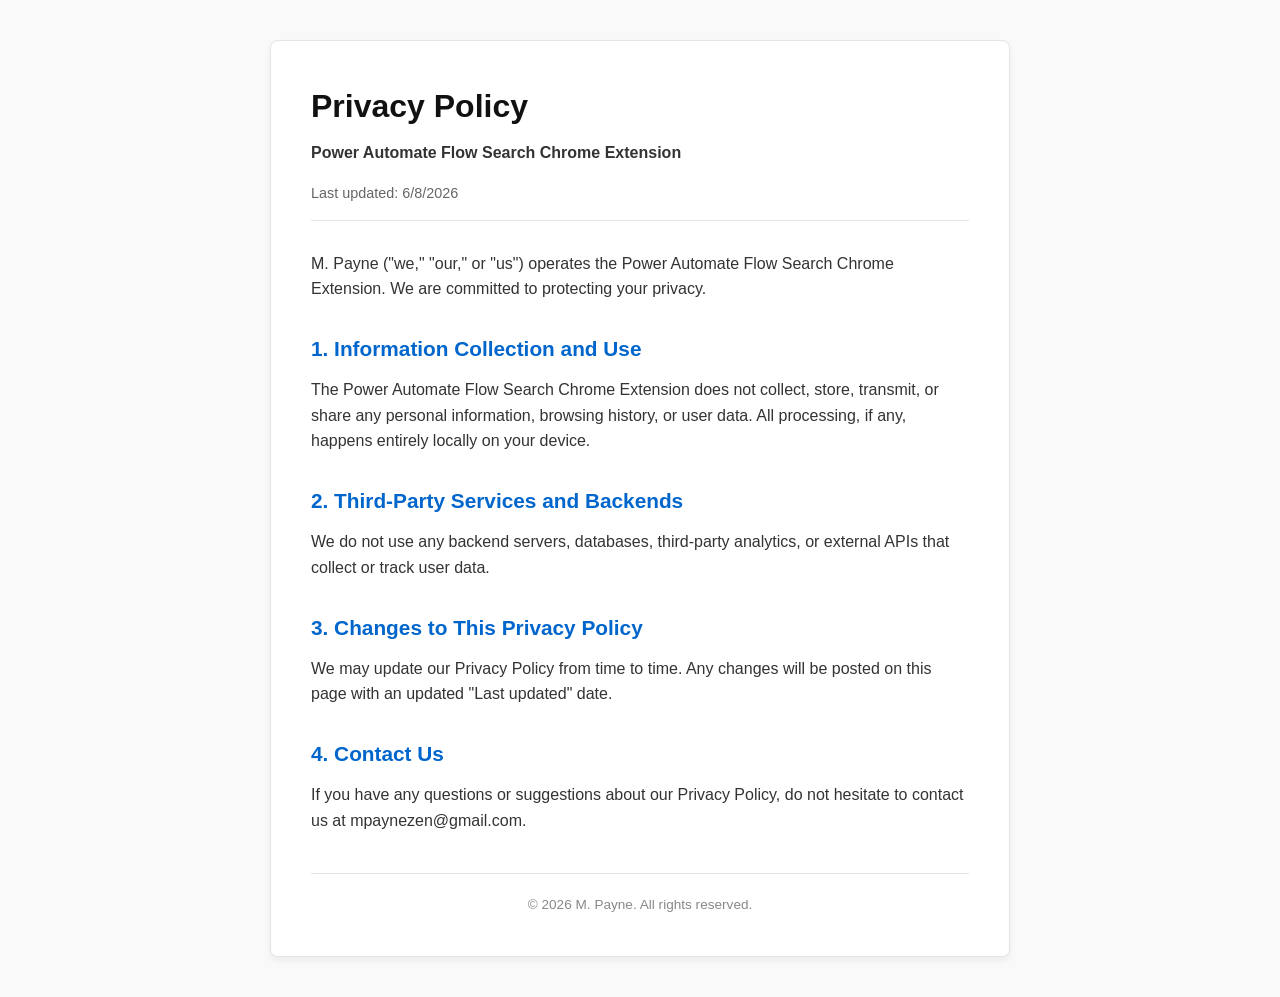
<file: index.html>
<!DOCTYPE html>
<html lang="en">
<head>
    <meta charset="UTF-8">
    <meta name="viewport" content="width=device-width, initial-scale=1.0">
    <title>Privacy Policy - Power Automate Flow Search</title>
    <style>
        body {
            font-family: -apple-system, BlinkMacSystemFont, "Segoe UI", Roboto, Helvetica, Arial, sans-serif;
            line-height: 1.6;
            color: #333333;
            max-width: 740px;
            margin: 0 auto;
            padding: 40px 20px;
            background-color: #f9f9f9;
        }
        .container {
            background-color: #ffffff;
            padding: 40px;
            border-radius: 8px;
            box-shadow: 0 4px 6px rgba(0, 0, 0, 0.05);
            border: 1px solid #e1e4e8;
        }
        h1 {
            font-size: 2rem;
            color: #111111;
            margin-top: 0;
            margin-bottom: 8px;
        }
        .date {
            color: #666666;
            font-size: 0.9rem;
            margin-bottom: 30px;
            border-bottom: 1px solid #e1e4e8;
            padding-bottom: 15px;
        }
        h2 {
            font-size: 1.3rem;
            color: #0066cc;
            margin-top: 30px;
            margin-bottom: 12px;
        }
        p {
            margin-top: 0;
            margin-bottom: 16px;
        }
        footer {
            margin-top: 40px;
            font-size: 0.85rem;
            color: #888888;
            text-align: center;
            border-top: 1px solid #e1e4e8;
            padding-top: 20px;
        }
    </style>
</head>
<body>

<div class="container">
    <h1>Privacy Policy</h1>
    <p><strong>Power Automate Flow Search Chrome Extension</strong></p>
    <div class="date">Last updated: 6/8/2026</div>

    <p>M. Payne ("we," "our," or "us") operates the Power Automate Flow Search Chrome Extension. We are committed to protecting your privacy.</p>

    <h2>1. Information Collection and Use</h2>
    <p>The Power Automate Flow Search Chrome Extension does not collect, store, transmit, or share any personal information, browsing history, or user data. All processing, if any, happens entirely locally on your device.</p>

    <h2>2. Third-Party Services and Backends</h2>
    <p>We do not use any backend servers, databases, third-party analytics, or external APIs that collect or track user data.</p>

    <h2>3. Changes to This Privacy Policy</h2>
    <p>We may update our Privacy Policy from time to time. Any changes will be posted on this page with an updated "Last updated" date.</p>

    <h2>4. Contact Us</h2>
    <p>If you have any questions or suggestions about our Privacy Policy, do not hesitate to contact us at mpaynezen@gmail.com.</p>

    <footer>
        &copy; 2026 M. Payne. All rights reserved.
    </footer>
</div>

</body>
</html>
</file>
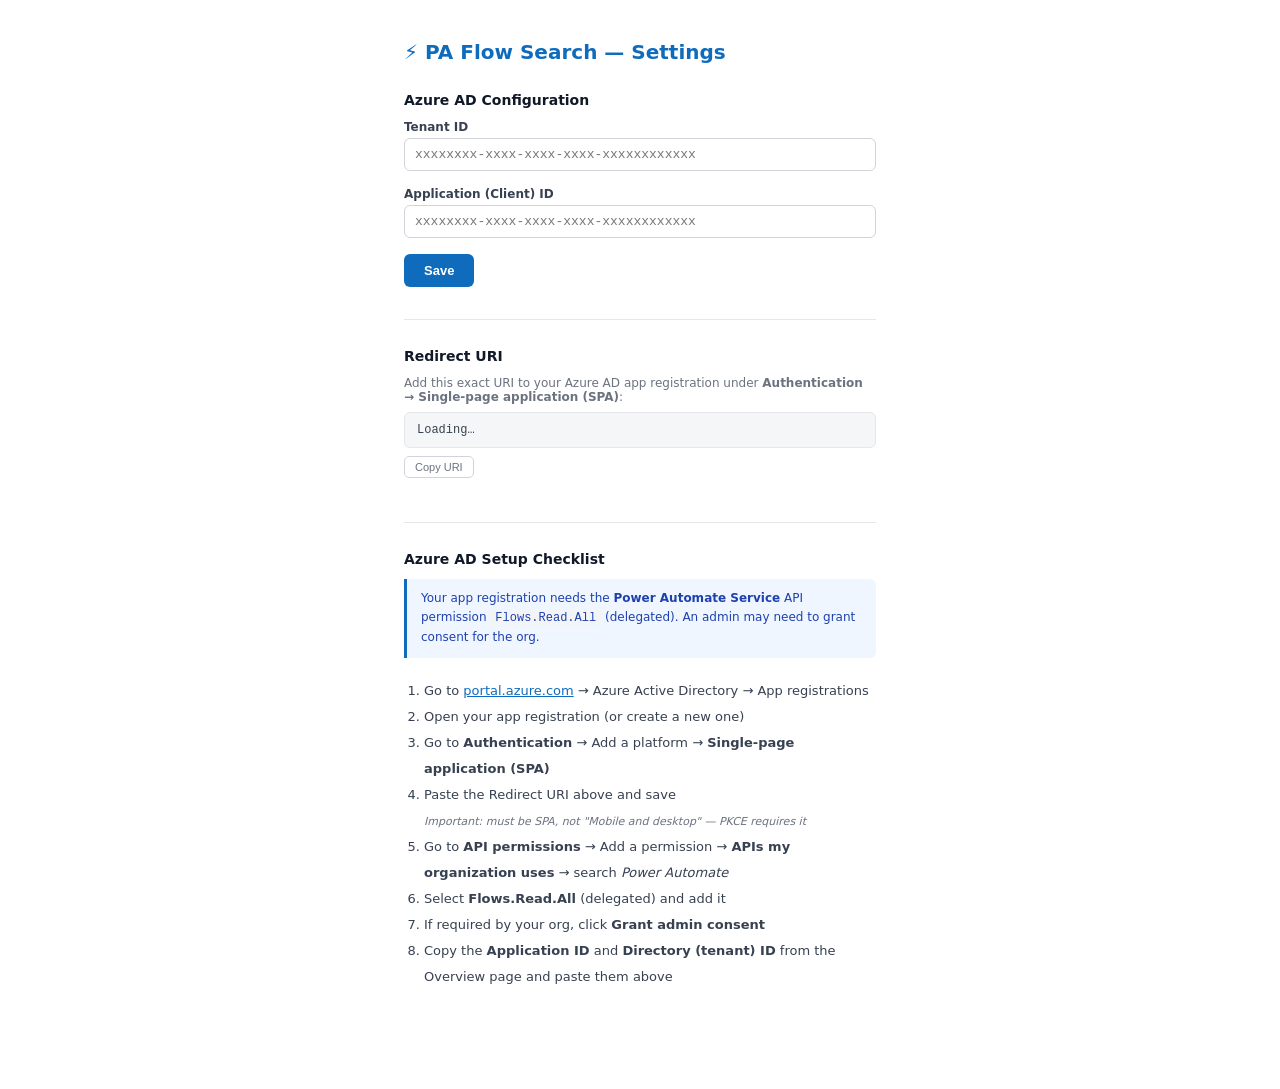
<file: options.html>
<!DOCTYPE html>
<html lang="en">
<head>
  <meta charset="utf-8">
  <title>PA Flow Search — Settings</title>
  <style>
    *, *::before, *::after { box-sizing: border-box; margin: 0; padding: 0; }
    body {
      font-family: -apple-system, BlinkMacSystemFont, 'Segoe UI', system-ui, sans-serif;
      font-size: 14px;
      color: #111827;
      max-width: 520px;
      margin: 40px auto;
      padding: 0 24px 60px;
    }
    h1 { font-size: 20px; font-weight: 700; margin-bottom: 28px; color: #0f6cbd; }
    h2 { font-size: 14px; font-weight: 700; margin-bottom: 12px; color: #111827; }
    label { display: block; font-size: 12px; font-weight: 600; color: #374151; margin-bottom: 4px; }
    input[type="text"] {
      width: 100%;
      padding: 8px 10px;
      border: 1px solid #d1d5db;
      border-radius: 6px;
      font-size: 13px;
      margin-bottom: 16px;
      outline: none;
      font-family: monospace;
    }
    input[type="text"]:focus { border-color: #0f6cbd; box-shadow: 0 0 0 2px rgba(15,108,189,0.15); }
    .code-box {
      background: #f5f6f8;
      border: 1px solid #e5e7eb;
      border-radius: 6px;
      padding: 10px 12px;
      font-family: monospace;
      font-size: 12px;
      word-break: break-all;
      color: #374151;
      margin-bottom: 8px;
    }
    .copy-btn {
      background: none;
      border: 1px solid #d1d5db;
      border-radius: 5px;
      padding: 4px 10px;
      font-size: 11px;
      cursor: pointer;
      color: #6b7280;
      margin-bottom: 16px;
    }
    .copy-btn:hover { border-color: #0f6cbd; color: #0f6cbd; }
    .save-row { display: flex; align-items: center; gap: 12px; margin-bottom: 32px; }
    .save-btn {
      background: #0f6cbd;
      color: #fff;
      border: none;
      padding: 9px 20px;
      border-radius: 6px;
      font-size: 13px;
      font-weight: 600;
      cursor: pointer;
    }
    .save-btn:hover { background: #0d5fa3; }
    #saved-msg { font-size: 13px; color: #15803d; }
    #error-msg { font-size: 13px; color: #b91c1c; }
    hr { border: none; border-top: 1px solid #e5e7eb; margin: 28px 0; }
    ol { padding-left: 20px; line-height: 2; font-size: 13px; color: #374151; }
    a { color: #0f6cbd; }
    .note {
      background: #eff6ff;
      border-left: 3px solid #0f6cbd;
      border-radius: 0 6px 6px 0;
      padding: 10px 14px;
      font-size: 12px;
      color: #1e40af;
      margin-bottom: 20px;
      line-height: 1.6;
    }
    code { font-family: monospace; font-size: 12px; background: #f3f4f6; padding: 1px 5px; border-radius: 3px; }
  </style>
</head>
<body>

  <h1>&#9889; PA Flow Search — Settings</h1>

  <h2>Azure AD Configuration</h2>

  <label for="tenant-id">Tenant ID</label>
  <input type="text" id="tenant-id" placeholder="xxxxxxxx-xxxx-xxxx-xxxx-xxxxxxxxxxxx" />

  <label for="client-id">Application (Client) ID</label>
  <input type="text" id="client-id" placeholder="xxxxxxxx-xxxx-xxxx-xxxx-xxxxxxxxxxxx" />

  <div class="save-row">
    <button class="save-btn" id="save-btn">Save</button>
    <span id="saved-msg"></span>
    <span id="error-msg"></span>
  </div>

  <hr>

  <h2>Redirect URI</h2>
  <p style="font-size:12px;color:#6b7280;margin-bottom:8px;">
    Add this exact URI to your Azure AD app registration under
    <strong>Authentication &rarr; Single-page application (SPA)</strong>:
  </p>
  <div class="code-box" id="redirect-uri">Loading&hellip;</div>
  <button class="copy-btn" id="copy-btn">Copy URI</button>

  <hr>

  <h2>Azure AD Setup Checklist</h2>

  <div class="note">
    Your app registration needs the <strong>Power Automate Service</strong> API permission
    <code>Flows.Read.All</code> (delegated). An admin may need to grant consent for the org.
  </div>

  <ol>
    <li>Go to <a href="https://portal.azure.com" target="_blank">portal.azure.com</a>
      &rarr; Azure Active Directory &rarr; App registrations</li>
    <li>Open your app registration (or create a new one)</li>
    <li>Go to <strong>Authentication</strong> &rarr; Add a platform
      &rarr; <strong>Single-page application (SPA)</strong></li>
    <li>Paste the Redirect URI above and save
      <br><em style="font-size:11px;color:#6b7280;">Important: must be SPA, not "Mobile and desktop" — PKCE requires it</em></li>
    <li>Go to <strong>API permissions</strong> &rarr; Add a permission
      &rarr; <strong>APIs my organization uses</strong> &rarr; search <em>Power Automate</em></li>
    <li>Select <strong>Flows.Read.All</strong> (delegated) and add it</li>
    <li>If required by your org, click <strong>Grant admin consent</strong></li>
    <li>Copy the <strong>Application ID</strong> and <strong>Directory (tenant) ID</strong>
      from the Overview page and paste them above</li>
  </ol>

  <script src="options.js"></script>
</body>
</html>
</file>
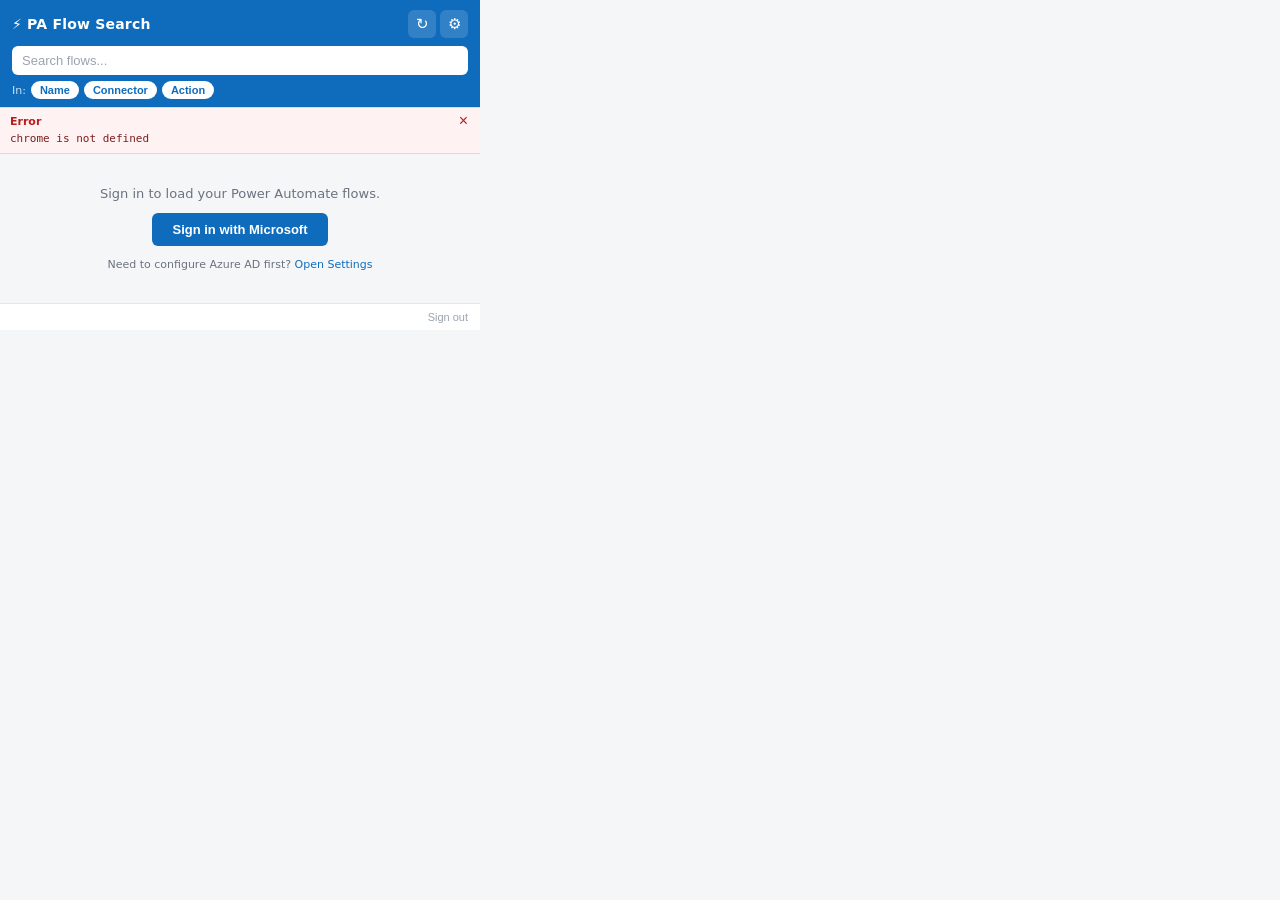
<file: popup.html>
<!DOCTYPE html>
<html lang="en">
<head>
  <meta charset="utf-8">
  <title>PA Flow Search</title>
  <link rel="stylesheet" href="styles.css">
</head>
<body>

  <div class="header">
    <div class="title-row">
      <span class="title">&#9889; PA Flow Search</span>
      <div class="header-actions">
        <button id="refresh-btn" class="icon-btn" title="Refresh flows">&#8635;</button>
        <button id="settings-btn" class="icon-btn" title="Settings">&#9881;</button>
      </div>
    </div>
    <div class="search-row">
      <input type="text" id="search-input" placeholder="Search flows..." autocomplete="off" spellcheck="false" />
    </div>
    <div class="filter-row">
      <span class="filter-label">In:</span>
      <button class="filter-btn active" data-filter="name">Name</button>
      <button class="filter-btn active" data-filter="connector">Connector</button>
      <button class="filter-btn active" data-filter="action">Action</button>
    </div>
  </div>

  <div id="status-bar" class="status-bar hidden"></div>

  <div id="error-box" class="error-box hidden">
    <div class="error-header">
      <span>Error</span>
      <button id="dismiss-error" class="error-dismiss">&times;</button>
    </div>
    <pre id="error-text" class="error-text"></pre>
  </div>

  <div id="main">
    <div id="auth-section" class="section hidden">
      <div class="centered">
        <p class="hint">Sign in to load your Power Automate flows.</p>
        <button id="sign-in-btn" class="primary-btn">Sign in with Microsoft</button>
        <p class="hint small">
          Need to configure Azure AD first?
          <a id="settings-link" href="#">Open Settings</a>
        </p>
      </div>
    </div>

    <div id="loading-section" class="section hidden">
      <div class="centered">
        <div class="spinner"></div>
        <p id="loading-text" class="hint">Loading flows&hellip;</p>
      </div>
    </div>

    <div id="results-section" class="hidden">
      <div id="results-meta" class="results-meta"></div>
      <div id="results-list"></div>
    </div>
  </div>

  <div class="footer">
    <span id="last-updated" class="muted"></span>
    <button id="sign-out-btn" class="text-btn">Sign out</button>
  </div>

  <script src="popup.js"></script>
</body>
</html>
</file>
<file: styles.css>
*, *::before, *::after { box-sizing: border-box; margin: 0; padding: 0; }

body {
  font-family: -apple-system, BlinkMacSystemFont, 'Segoe UI', system-ui, sans-serif;
  font-size: 13px;
  width: 480px;
  max-height: 580px;
  overflow: hidden;
  display: flex;
  flex-direction: column;
  background: #f5f6f8;
  color: #111827;
}

.hidden { display: none !important; }

/* ── Header ───────────────────────────────────────────────────────────────── */

.header {
  background: #0f6cbd;
  color: #fff;
  padding: 10px 12px 8px;
  flex-shrink: 0;
}

.title-row {
  display: flex;
  justify-content: space-between;
  align-items: center;
  margin-bottom: 8px;
}

.title { font-weight: 700; font-size: 14px; letter-spacing: 0.2px; }

.header-actions { display: flex; gap: 4px; }

.icon-btn {
  background: rgba(255,255,255,0.15);
  border: none;
  color: #fff;
  width: 28px;
  height: 28px;
  border-radius: 6px;
  cursor: pointer;
  font-size: 15px;
  display: flex;
  align-items: center;
  justify-content: center;
}
.icon-btn:hover { background: rgba(255,255,255,0.28); }
.icon-btn.syncing { animation: spin 1s linear infinite; }

.search-row { margin-bottom: 6px; }

#search-input {
  width: 100%;
  padding: 7px 10px;
  border: none;
  border-radius: 6px;
  font-size: 13px;
  outline: none;
  background: #fff;
  color: #111827;
}
#search-input::placeholder { color: #9ca3af; }
#search-input:focus { box-shadow: 0 0 0 2px rgba(255,255,255,0.5); }

.filter-row { display: flex; align-items: center; gap: 5px; }

.filter-label { font-size: 11px; opacity: 0.8; }

.filter-btn {
  background: rgba(255,255,255,0.15);
  border: none;
  color: rgba(255,255,255,0.75);
  padding: 3px 9px;
  border-radius: 12px;
  font-size: 11px;
  cursor: pointer;
  transition: background 0.12s, color 0.12s;
  user-select: none;
}
.filter-btn.active  { background: #fff; color: #0f6cbd; font-weight: 600; }
.filter-btn:hover:not(.active) { background: rgba(255,255,255,0.28); color: #fff; }

/* ── Status bar ───────────────────────────────────────────────────────────── */

.status-bar {
  padding: 5px 12px;
  font-size: 12px;
  text-align: center;
  flex-shrink: 0;
}
.status-info    { background: #eff6ff; color: #1d4ed8; }
.status-success { background: #f0fdf4; color: #15803d; }
.status-error   { background: #fef2f2; color: #b91c1c; }

/* ── Error box ────────────────────────────────────────────────────────────── */

.error-box {
  background: #fef2f2;
  border-top: 1px solid #fecaca;
  border-bottom: 1px solid #fecaca;
  flex-shrink: 0;
  max-height: 160px;
  display: flex;
  flex-direction: column;
}

.error-header {
  display: flex;
  justify-content: space-between;
  align-items: center;
  padding: 5px 10px 3px;
  font-size: 11px;
  font-weight: 700;
  color: #b91c1c;
}

.error-dismiss {
  background: none;
  border: none;
  color: #b91c1c;
  font-size: 16px;
  cursor: pointer;
  line-height: 1;
  padding: 0 2px;
}

.error-text {
  font-family: monospace;
  font-size: 11px;
  color: #7f1d1d;
  padding: 0 10px 8px;
  white-space: pre-wrap;
  word-break: break-all;
  overflow-y: auto;
  user-select: text;
  cursor: text;
}

/* ── Main ─────────────────────────────────────────────────────────────────── */

#main {
  flex: 1;
  overflow: hidden;
  display: flex;
  flex-direction: column;
  min-height: 0;
}

.section {
  display: flex;
  flex: 1;
  align-items: center;
  justify-content: center;
}

.centered {
  display: flex;
  flex-direction: column;
  align-items: center;
  gap: 12px;
  padding: 32px 24px;
  text-align: center;
}

.hint { color: #6b7280; }
.hint.small { font-size: 11px; }

.primary-btn {
  background: #0f6cbd;
  color: #fff;
  border: none;
  padding: 9px 20px;
  border-radius: 6px;
  font-size: 13px;
  font-weight: 600;
  cursor: pointer;
  transition: background 0.12s;
}
.primary-btn:hover { background: #0d5fa3; }

/* ── Loading ──────────────────────────────────────────────────────────────── */

.spinner {
  width: 26px;
  height: 26px;
  border: 3px solid #e5e7eb;
  border-top-color: #0f6cbd;
  border-radius: 50%;
  animation: spin 0.65s linear infinite;
}
@keyframes spin { to { transform: rotate(360deg); } }

/* ── Results ──────────────────────────────────────────────────────────────── */

#results-section {
  flex: 1;
  overflow: hidden;
  display: flex;
  flex-direction: column;
  min-height: 0;
}

.results-meta {
  padding: 5px 12px;
  font-size: 11px;
  color: #6b7280;
  background: #fff;
  border-bottom: 1px solid #e5e7eb;
  flex-shrink: 0;
}

#results-list {
  flex: 1;
  overflow-y: auto;
  padding: 6px;
  scrollbar-width: thin;
  scrollbar-color: #d1d5db transparent;
}

.flow-card {
  background: #fff;
  border: 1px solid #e5e7eb;
  border-radius: 8px;
  padding: 9px 11px;
  margin-bottom: 4px;
  cursor: pointer;
  transition: border-color 0.1s, box-shadow 0.1s;
  outline: none;
}
.flow-card:hover,
.flow-card:focus {
  border-color: #0f6cbd;
  box-shadow: 0 1px 4px rgba(15,108,189,0.12);
}
.flow-card:last-child { margin-bottom: 0; }

.flow-header {
  display: flex;
  justify-content: space-between;
  align-items: flex-start;
  gap: 8px;
  margin-bottom: 3px;
}

.flow-name {
  font-weight: 500;
  font-size: 13px;
  line-height: 1.35;
  flex: 1;
  word-break: break-word;
}

.state-badge {
  font-size: 10px;
  font-weight: 700;
  padding: 2px 6px;
  border-radius: 10px;
  flex-shrink: 0;
  letter-spacing: 0.4px;
  text-transform: uppercase;
}
.state-on        { background: #dcfce7; color: #166534; }
.state-off       { background: #f3f4f6; color: #6b7280; }
.state-suspended { background: #fef9c3; color: #92400e; }

.flow-env {
  font-size: 11px;
  color: #9ca3af;
  margin-bottom: 5px;
}

.flow-pills { display: flex; flex-wrap: wrap; gap: 3px; }

.pill {
  font-size: 10px;
  padding: 2px 7px;
  border-radius: 10px;
  background: #eff6ff;
  color: #1d4ed8;
  display: inline-block;
}
.pill-more { background: #f3f4f6; color: #6b7280; }

mark {
  background: #fde68a;
  color: inherit;
  border-radius: 2px;
  padding: 0 1px;
}

.empty-state {
  text-align: center;
  padding: 36px 20px;
  color: #9ca3af;
  font-size: 12px;
}

/* ── Footer ───────────────────────────────────────────────────────────────── */

.footer {
  display: flex;
  justify-content: space-between;
  align-items: center;
  padding: 5px 12px;
  border-top: 1px solid #e5e7eb;
  background: #fff;
  flex-shrink: 0;
}

.muted { font-size: 11px; color: #d1d5db; }

.text-btn {
  background: none;
  border: none;
  color: #9ca3af;
  font-size: 11px;
  cursor: pointer;
  padding: 2px 0;
}
.text-btn:hover { color: #374151; }

a { color: #0f6cbd; text-decoration: none; }
a:hover { text-decoration: underline; }
</file>
